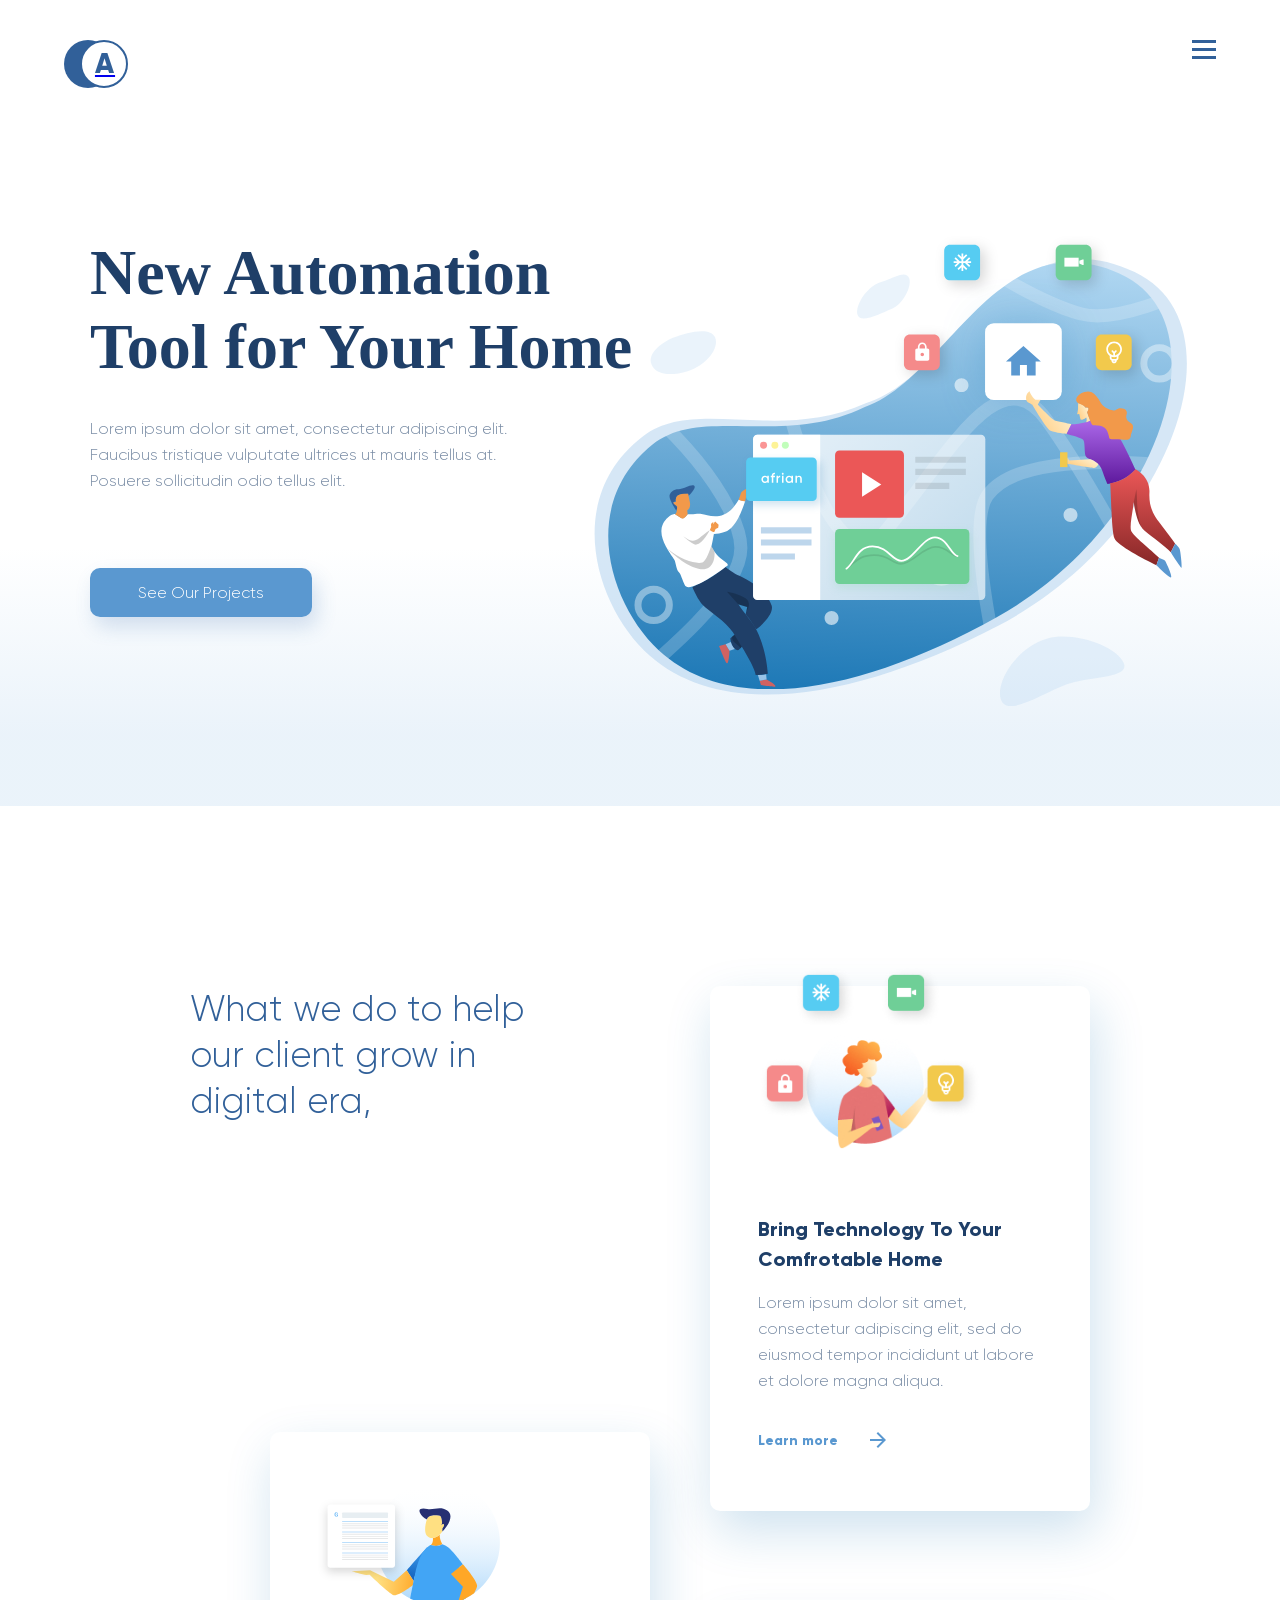
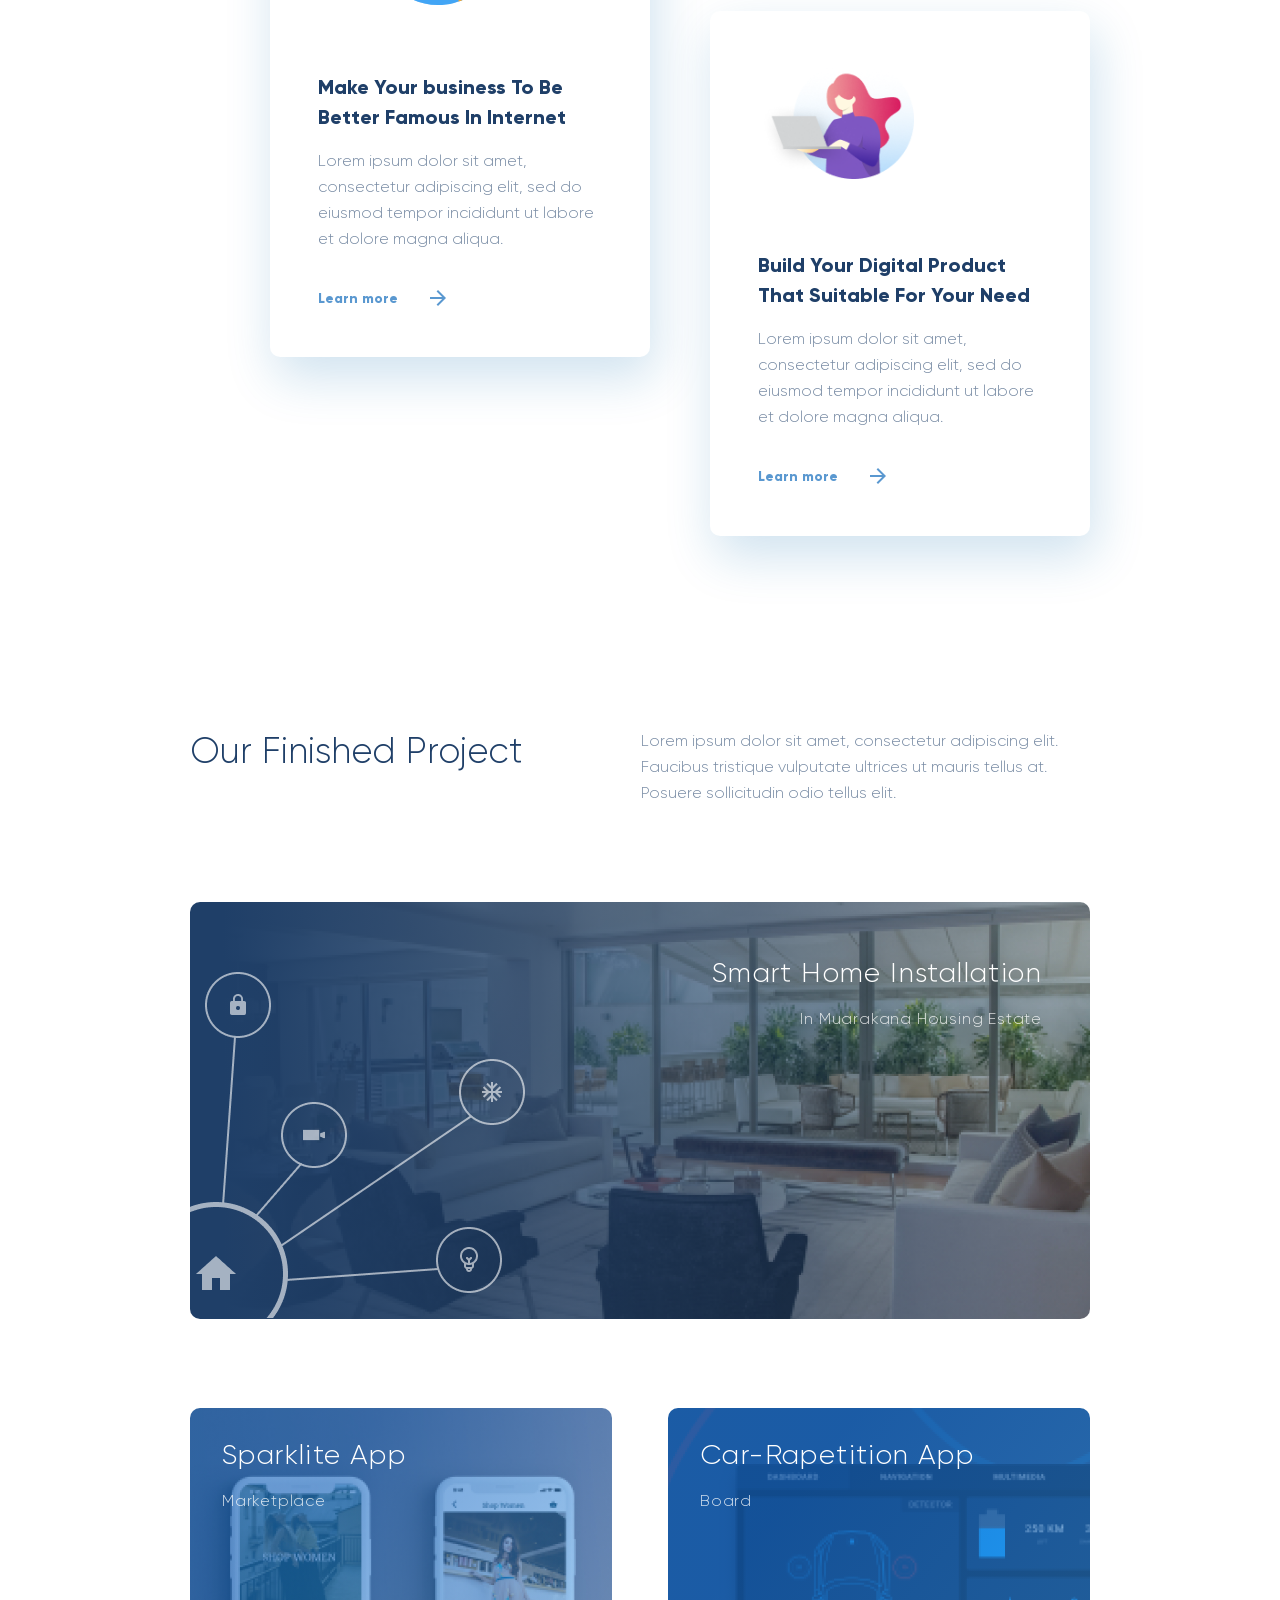
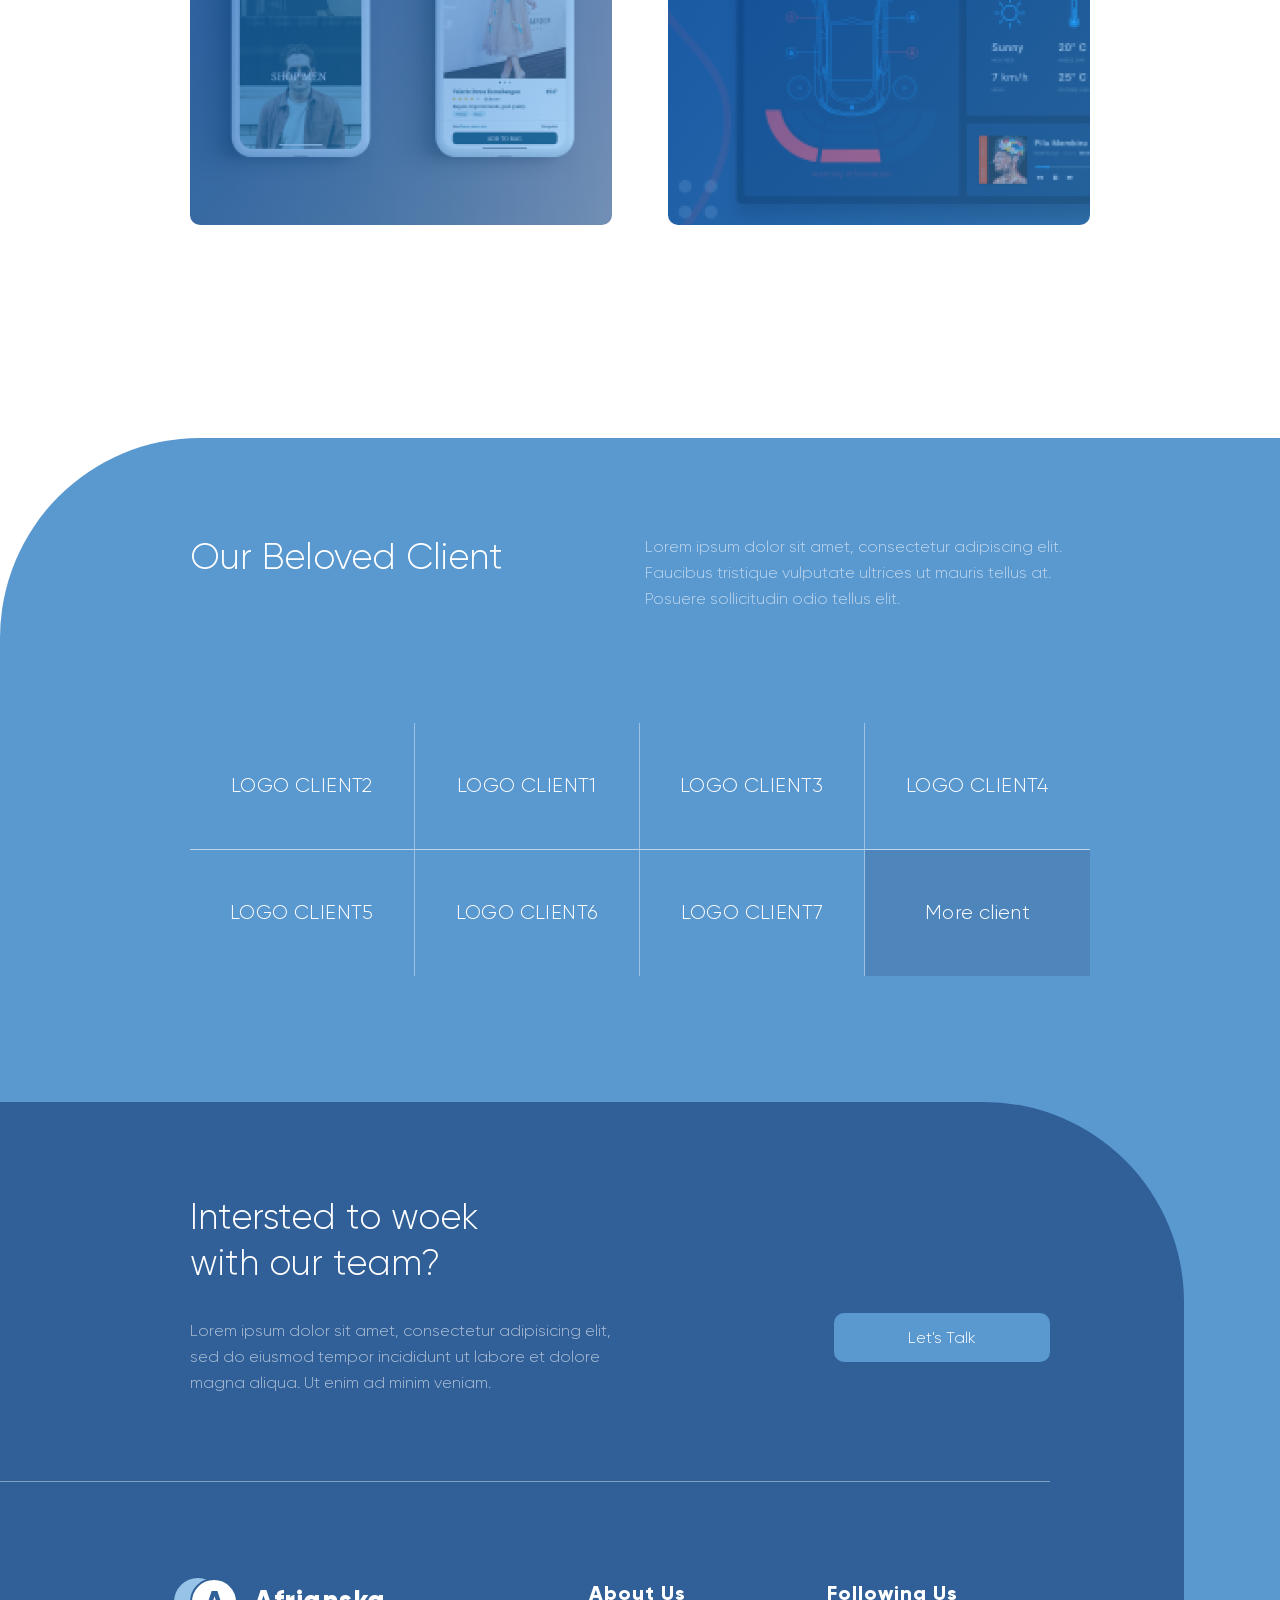
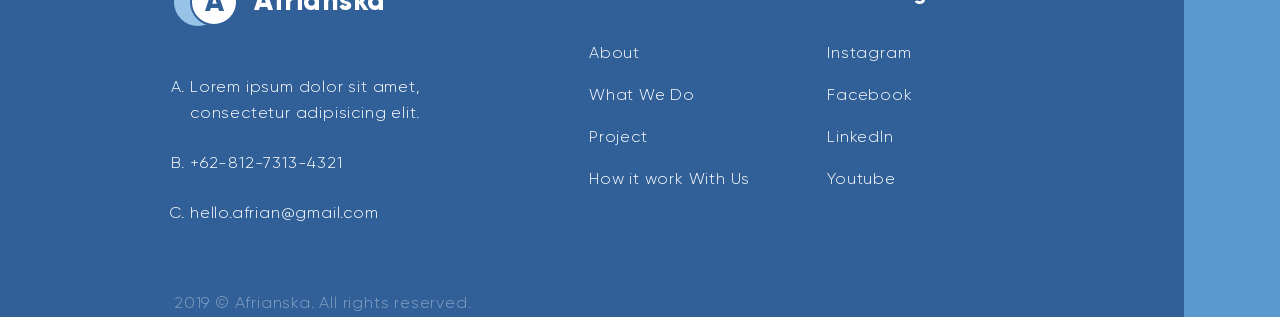
<file: index.html>
<!Doctype html>
<html lang="uz">
    <head>
        <title>Afrianska homepage</title>
        <link rel="stylesheet" href="./css/style.css">
    </head>
    <body>
        <section class="homepage--headr">
            <div class="headr-top">
                <a href="#">
                    <div class="headr-top__logo">
                        <div class="circle"></div>
                        <div class="circle"><span>A</span></div>
                    </div>
                </a>
                <div class="headr-top__right">
                    <div class="line"></div>
                    <div class="line"></div>
                    <div class="line"></div>
                </div>
            </div>
            <div class="container">
                <div class="homepage__headr__body">
            
                    <div class="homepage__headr__body__text">
                        <h1 class="galein">New Automation Tool for Your Home</h1>
                        <p class="homepage__text">Lorem ipsum dolor sit amet, consectetur adipiscing elit. Faucibus tristique vulputate ultrices ut mauris tellus at. Posuere sollicitudin odio tellus elit.</p>
                        <a href="./index2.html" class="btn">See Our Projects</a>
                    </div> 
            </div>       
              </div>            
        </section>
        <section class="homepage-section1 container container--1">           

                <div class="homepage__section1__left">
                <h2 class="homepage__heading">What we do to help our client grow in
                    digital era,</h2>
                    <div class="card card--business">
                        <h3 class="card__title">Make Your business To Be
                            Better Famous In Internet</h3>
                        <p class="card__text">Lorem ipsum dolor sit amet, consectetur adipiscing elit, sed do eiusmod tempor incididunt ut labore et dolore magna aliqua. </p>
                        <a href="#" class="link">Learn more</a>
                    </div>
            </div>
            <div class="homepage__section1__right">
                <div class="card card--technology">
                    <h3 class="card__title card__technology__title">Bring Technology To Your 
                        Comfrotable Home</h3>
                    <p class="card__text">Lorem ipsum dolor sit amet, consectetur adipiscing elit, sed do eiusmod tempor incididunt ut labore et dolore magna aliqua. </p>
                    <a href="#" class="link">Learn more</a>
                </div>
                <div class="card card--digital">
                    <h3 class="card__title">Build Your Digital Product
                        That Suitable For Your Need</h3>
                    <p class="card__text">Lorem ipsum dolor sit amet, consectetur adipiscing elit, sed do eiusmod tempor incididunt ut labore et dolore magna aliqua. </p>
                    <a href="#" class="link">Learn more</a>
                </div>
            </div>
           
            
        </section>
        <section class="homepage--projects container container--1">
            <div class="homepage__projects__top">
                <h2 class="homepage__heading homepage--heading--projects">Our Finished
                Project</h2>
            <p class="homepage__text homepage--text--projects">Lorem ipsum dolor sit amet, consectetur adipiscing elit. Faucibus tristique vulputate ultrices ut mauris tellus at. Posuere sollicitudin odio tellus elit.</p>
            </div>
            <div class="homepage__projects__imgs">
                <div class="homepage__projects__img homepage--projects--room">
                    <div class="projects__heading projects--room">
                        <h3 class="img__title img--title--room">Smart Home Installation</h3>
                        <p class="img__text img--text--room">In Muarakana Housing Estate</p>
                    </div>
                </div>
                <div class="homepage__projects__img homepage--projects--phone">
                    <div class="projects__heading projects--phone">
                        <h3 class="img__title img--title--phone">Sparklite App</h3>
                        <p class="img__text img--text--phone">Marketplace</p>
                    </div>
                </div>
                <div class="homepage__projects__img homepage--projects--car">
                    <div class="projects__heading projects--car">
                        <h3 class="img__title img--title--car">Car-Rapetition App</h3>
                        <p class="img__text img--text--car">Board</p>
                    </div>
                </div>
            </div>         

        </section>
        <section class="homepage--bloved">
            <div class="container container--1">
                <div class="homepage__bloved__content">
                    <h2 class="homepage__heading homepage__heading--bloved">Our Beloved Client</h2>
                    <p class="homepage__text homepage__text--bloved">Lorem ipsum dolor sit amet, consectetur adipiscing elit. Faucibus tristique vulputate ultrices ut mauris tellus at. Posuere sollicitudin odio tellus elit.</p>
                </div>
                <ol class="ol-list">
                    <li class="ol-list__item bb__1px"><a href="#" class="ol-list__link">LOGO CLIENT2</a></li>
                    <li class="ol-list__item bb__1px"><a href="#" class="ol-list__link">LOGO CLIENT1</a></li>
                    <li class="ol-list__item bb__1px"><a href="#" class="ol-list__link">LOGO CLIENT3</a></li>
                    <li class="ol-list__item bb__1px"><a href="#" class="ol-list__link">LOGO CLIENT4</a></li>
                    <li class="ol-list__item "><a href="#" class="ol-list__link">LOGO CLIENT5</a></li>
                    <li class="ol-list__item"><a href="#" class="ol-list__link">LOGO CLIENT6</a></li>
                    <li class="ol-list__item"><a href="#" class="ol-list__link">LOGO CLIENT7</a></li>
                    <li class="ol-list__item ol-list__item--blue"><a href="#" class="ol-list__link">More client</a></li>
                </ol>               
            </div>
            <footer class="footer">
                <div class="container container--1">
                    <div class="footer-top">
                        <div class="footer-top__left">
                            <h2 class="homepage__heading homepage__heading--footer">Intersted to woek with our team?</h2>
                            <p class="homepage__text homepage__text--footer">Lorem ipsum dolor sit amet, consectetur adipisicing elit, sed do eiusmod tempor incididunt ut labore et dolore magna aliqua. Ut enim ad minim veniam.</p>
                        </div>
                        <div class="footer-top__right">
                            <a href="#" class="btn btn--talk">Let's Talk</a>
                        </div>

                     </div>

                     <div class="footer-bottom">
                         <div class="footer-bottom__left">
                             <div class="footer-bottom__logo">
                                <div class="headr-top__logo">
                                   <div class="circle circle--1"></div>
                                <div class="circle circle--2"><span>A</span></div>  
                                </div>                                
                                <h3 class="afrianska">Afrianska</h3>
                             </div>
                             <ol class="footer-list" type="A" >
                                 <li class="footer-list__item" >
                                     <p class="footer-list__text">Lorem ipsum dolor sit amet, consectetur adipisicing elit.</p>
                                 </li>
                                 <li class="footer-list__item" >
                                     <p class="footer-list__text">+62-812-7313-4321</p>
                                 </li>
                                 <li class="footer-list__item" >
                                     <p class="footer-list__text">hello.afrian@gmail.com</p>
                                 </li>
                             </ol>
                            <p class="server">2019 © Afrianska. All rights reserved.</p>
                            
                         </div>
                         <div class="footer-bottom__midle">
                             <ul class="footer-ul">
                                 <h3 class="footer-ul__heading">About Us</h3>
                                 <li class="footer-ul__item"><a href="#" class="footer-ul__link">About</a></li>
                                 <li class="footer-ul__item"><a href="#" class="footer-ul__link">What We Do </a></li>
                                 <li class="footer-ul__item"><a href="#" class="footer-ul__link">Project</a></li>
                                 <li class="footer-ul__item"><a href="#" class="footer-ul__link">How it work With Us</a></li>
                             </ul>
                         </div>
                         <div class="footer-bottom__bottom">
                            <ul class="footer-ul">
                                <h3 class="footer-ul__heading">Following Us</h3>
                                <li class="footer-ul__item"><a href="#" class="footer-ul__link">Instagram</a></li>
                                <li class="footer-ul__item"><a href="#" class="footer-ul__link">Facebook</a></li>
                                <li class="footer-ul__item"><a href="#" class="footer-ul__link">Linkedln</a></li>
                                <li class="footer-ul__item"><a href="#" class="footer-ul__link">Youtube</a></li>
                            </ul>
                         </div>
                     </div>
                </div>
                
                
            </footer>
            
           
        </section>
        
    </body>
</html>
</file>
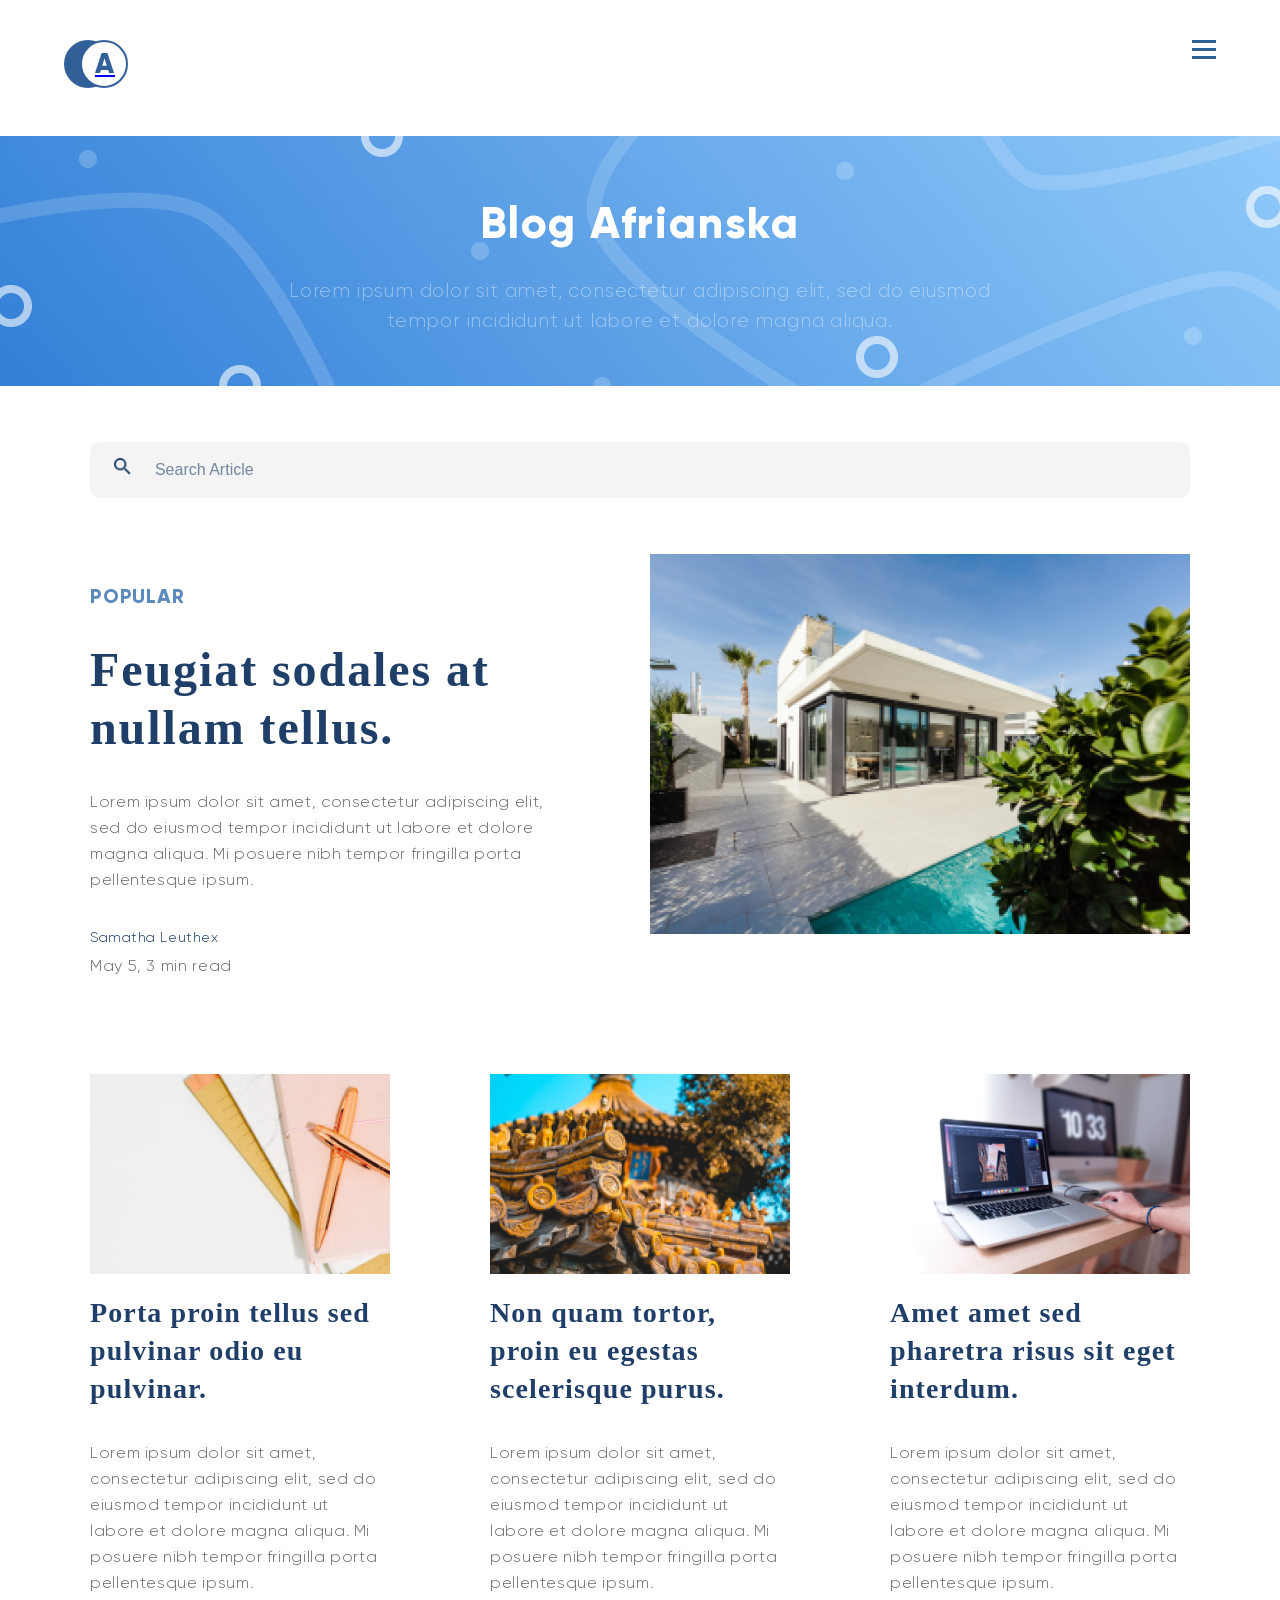
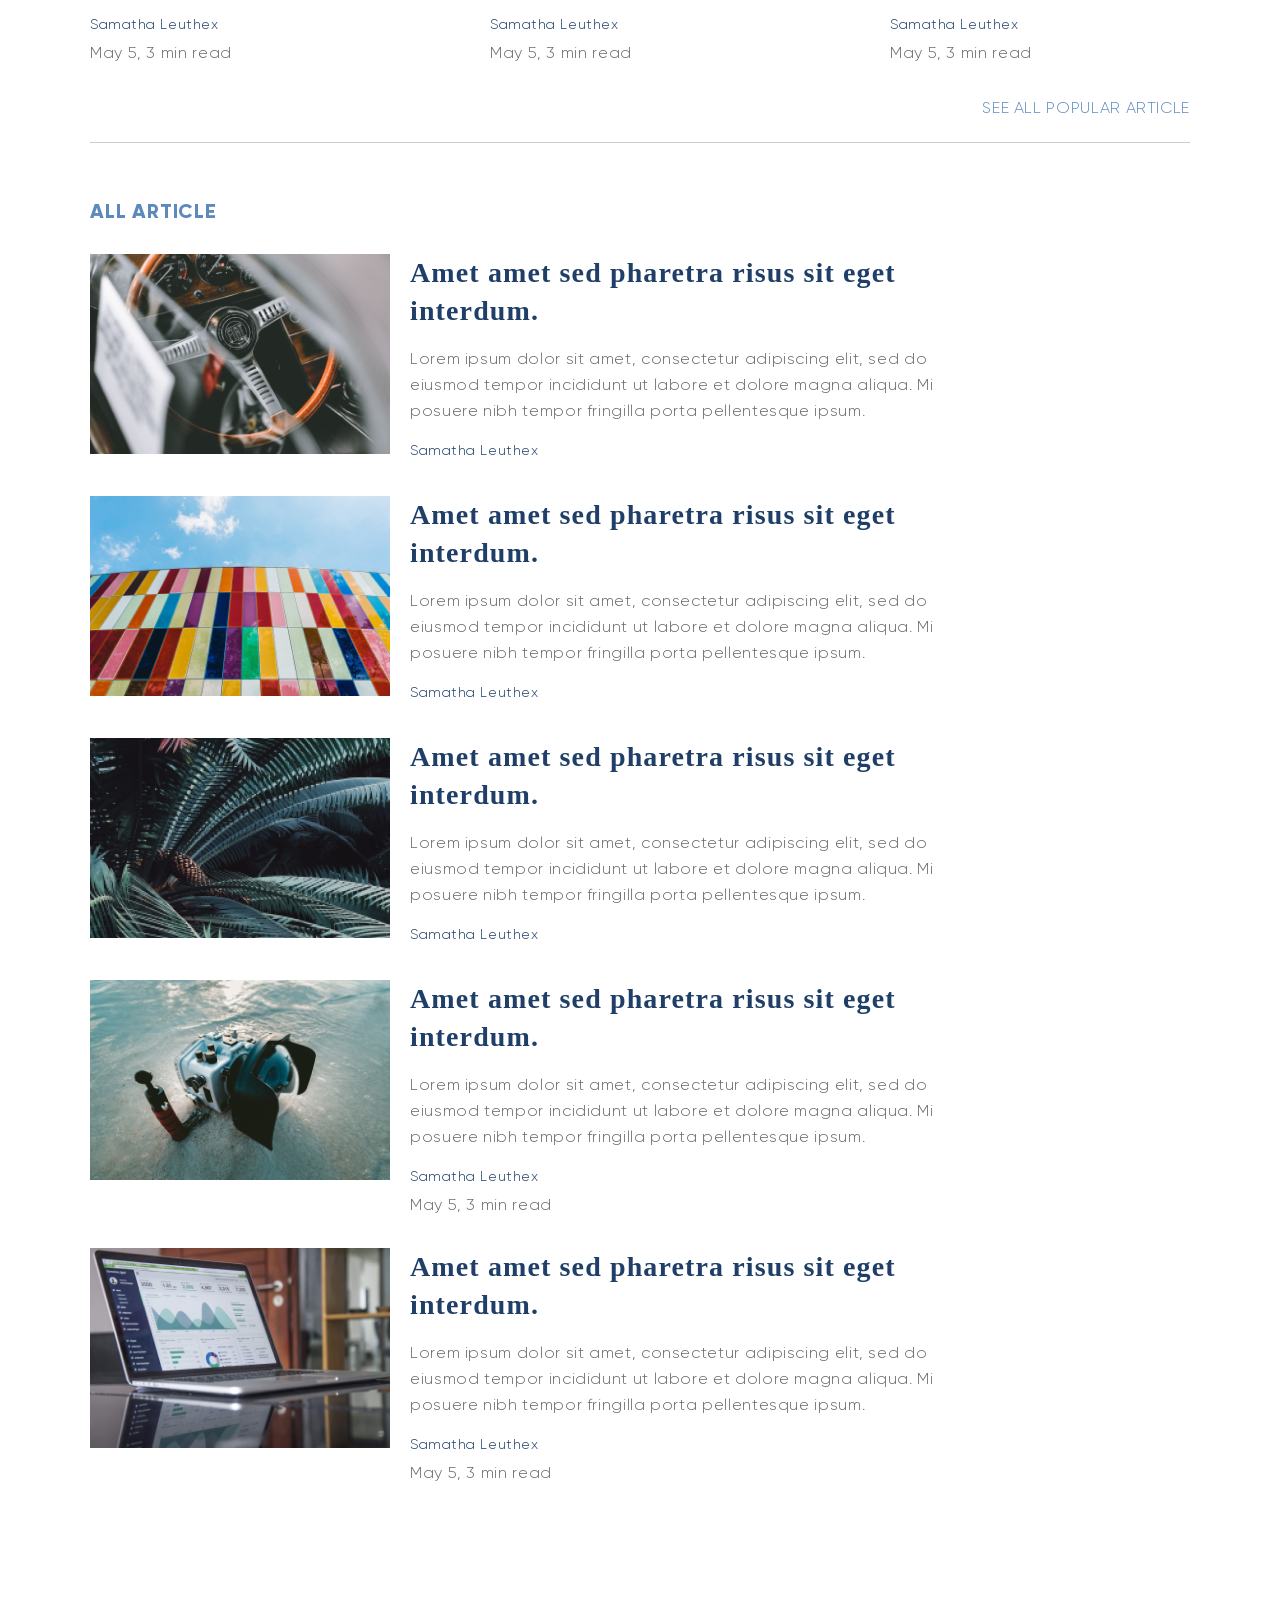
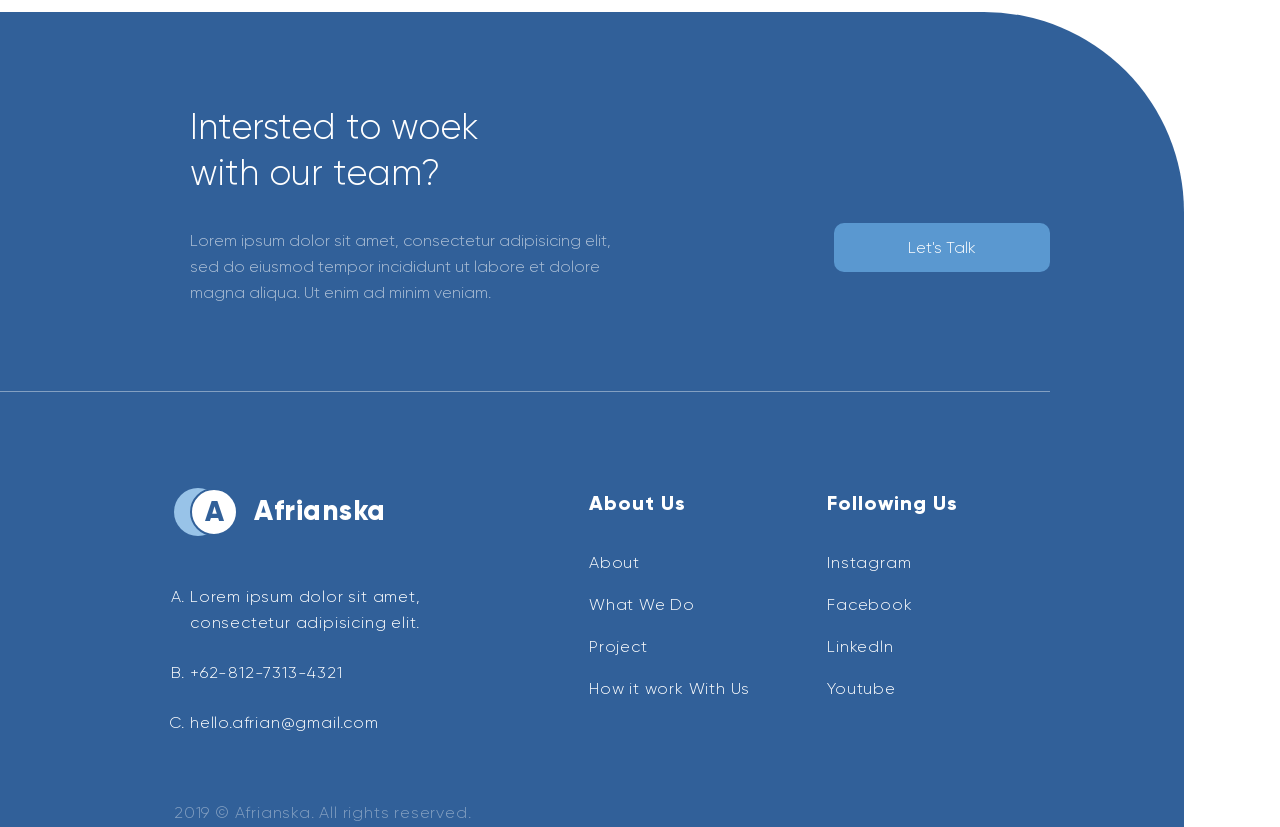
<file: index2.html>
<!DOCTYPE html>
<html lang="en">
<head>
    <meta charset="UTF-8">
    <meta http-equiv="X-UA-Compatible" content="IE=edge">
    <meta name="viewport" content="width=device-width, initial-scale=1.0">
    <title>Document</title>
    <link rel="stylesheet" href="./css/style.css">
</head>
<body>
    <section class="headr ">
         <div class="headr-top"> 
        <a href="#"> 
            <div class="headr-top__logo">
            
                <div class="circle"></div>
                <div class="circle"><span>A</span></div>
            </div>
        </a>
        <div class="headr-top__right">
            <div class="line"></div>
            <div class="line"></div>
            <div class="line"></div>
        </div>
    </div>
    <div class="headr-blog">
        <h2 class="blog__heading">Blog Afrianska</h2>
        <p class="blog__text">Lorem ipsum dolor sit amet, consectetur adipiscing elit, sed do eiusmod tempor incididunt ut labore et dolore magna aliqua. </p>
    </div>
    <form class="search container">
        <label for="search__id" class="search__label">
             <input  class="input__search" type="search" name="" id="search__id" placeholder="Search Article">
        </label>       
    </form>
    </section>
    <section class="popular container">
        <div class="popular-top">
            
            <div class="blogpage-card blogpage-card--top">
                <h3 class="title-heading">POPULAR</h3>  
                <h2 class=" blogpage-card__heading">Feugiat sodales at nullam tellus.</h2>  
                <p class="blogpage-card__text">Lorem ipsum dolor sit amet, consectetur adipiscing elit, sed do eiusmod tempor incididunt ut labore et dolore magna aliqua. Mi posuere nibh tempor fringilla porta pellentesque ipsum.</p> 
                <div class="icons">
                     <p class="blogpage-card__text blogpage-card__text--blue">Samatha Leuthex</p>
                     <p class="blogpage-card__text blogpage-card__text--grey">May 5, 3 min read</p>
                </div>
               
                
            </div>
                      <div class="blogpage-card__topimg"></div>
             
        </div>
        <div class="popular-bottom">

            <div class="blogpage-card blogpage-card--bottom1">
                <h2 class=" blogpage-card__heading blogpage-card__heading--litle">Porta proin tellus sed pulvinar odio eu pulvinar.</h2>  
                <p class="blogpage-card__text blogpage-card__text--litle">Lorem ipsum dolor sit amet, consectetur adipiscing elit, sed do eiusmod tempor incididunt ut labore et dolore magna aliqua. Mi posuere nibh tempor fringilla porta pellentesque ipsum.</p> 
                <p class="blogpage-card__text blogpage-card__text--blue">Samatha Leuthex</p>
                <p class="blogpage-card__text blogpage-card__text--grey">May 5, 3 min read</p>
            </div>
                <div class="blogpage-card blogpage-card--bottom2"> 
                    <h2 class=" blogpage-card__heading blogpage-card__heading--litle">Non quam tortor, proin eu egestas scelerisque purus.</h2>  
                    <p class="blogpage-card__text blogpage-card__text--litle">Lorem ipsum dolor sit amet, consectetur adipiscing elit, sed do eiusmod tempor incididunt ut labore et dolore magna aliqua. Mi posuere nibh tempor fringilla porta pellentesque ipsum.</p> 
                    <p class="blogpage-card__text blogpage-card__text--blue">Samatha Leuthex</p>
                    <p class="blogpage-card__text blogpage-card__text--grey">May 5, 3 min read</p>
    
                </div>
            <div class="blogpage-card blogpage-card--bottom3">  
                <h2 class=" blogpage-card__heading blogpage-card__heading--litle">Amet amet sed pharetra risus sit eget interdum.</h2>  
                <p class="blogpage-card__text blogpage-card__text--litle">Lorem ipsum dolor sit amet, consectetur adipiscing elit, sed do eiusmod tempor incididunt ut labore et dolore magna aliqua. Mi posuere nibh tempor fringilla porta pellentesque ipsum.</p> 
                <p class="blogpage-card__text blogpage-card__text--blue">Samatha Leuthex</p>
                <p class="blogpage-card__text blogpage-card__text--grey">May 5, 3 min read</p>

            </div>
            
            
        </div>
        <div class="popular-line">
                <a href="#" class="see-all">SEE ALL POPULAR ARTICLE</a>
            </div>
    </section>
   <section class="article container">
        <div class="article-top">
            <h3 class="title-heading">ALL ARTICLE</h3>
        </div>
        <div class="article-midle">
            <div class="blogpage-card blogpage-card--article1">  
                <div class="blogpage-card-content">
                     <h2 class=" blogpage-card__heading blogpage-card__heading--article">Amet amet sed pharetra risus sit eget interdum.</h2>  
                <p class="blogpage-card__text blogpage-card__text--article">Lorem ipsum dolor sit amet, consectetur adipiscing elit, sed do eiusmod tempor incididunt ut labore et dolore magna aliqua. Mi posuere nibh tempor fringilla porta pellentesque ipsum.</p> 
                <p class="blogpage-card__text blogpage-card__text--blue">Samatha Leuthex</p>
                </div>
               

            </div>
            <div class="blogpage-card blogpage-card--article2">  
                <div class="blogpage-card-content">
                    <h2 class=" blogpage-card__heading blogpage-card__heading--article">Amet amet sed pharetra risus sit eget interdum.</h2>  
               <p class="blogpage-card__text blogpage-card__text--article">Lorem ipsum dolor sit amet, consectetur adipiscing elit, sed do eiusmod tempor incididunt ut labore et dolore magna aliqua. Mi posuere nibh tempor fringilla porta pellentesque ipsum.</p> 
               <p class="blogpage-card__text blogpage-card__text--blue">Samatha Leuthex</p>
               </div>

            </div>
            <div class="blogpage-card blogpage-card--article3">  
                <div class="blogpage-card-content">
                    <h2 class=" blogpage-card__heading blogpage-card__heading--article">Amet amet sed pharetra risus sit eget interdum.</h2>  
               <p class="blogpage-card__text blogpage-card__text--article">Lorem ipsum dolor sit amet, consectetur adipiscing elit, sed do eiusmod tempor incididunt ut labore et dolore magna aliqua. Mi posuere nibh tempor fringilla porta pellentesque ipsum.</p> 
               <p class="blogpage-card__text blogpage-card__text--blue">Samatha Leuthex</p>
               </div>

            </div>
            <div class="blogpage-card blogpage-card--article4">  
                <div class="blogpage-card-content">
                    <h2 class=" blogpage-card__heading blogpage-card__heading--article">Amet amet sed pharetra risus sit eget interdum.</h2>  
               <p class="blogpage-card__text blogpage-card__text--article">Lorem ipsum dolor sit amet, consectetur adipiscing elit, sed do eiusmod tempor incididunt ut labore et dolore magna aliqua. Mi posuere nibh tempor fringilla porta pellentesque ipsum.</p> 
               <p class="blogpage-card__text blogpage-card__text--blue">Samatha Leuthex</p>
               <p class="blogpage-card__text blogpage-card__text--grey">May 5, 3 min read</p>
               </div>

            </div>
            <div class="blogpage-card blogpage-card--article5">  
                <div class="blogpage-card-content">
                    <h2 class=" blogpage-card__heading blogpage-card__heading--article">Amet amet sed pharetra risus sit eget interdum.</h2>  
               <p class="blogpage-card__text blogpage-card__text--article">Lorem ipsum dolor sit amet, consectetur adipiscing elit, sed do eiusmod tempor incididunt ut labore et dolore magna aliqua. Mi posuere nibh tempor fringilla porta pellentesque ipsum.</p> 
               <p class="blogpage-card__text blogpage-card__text--blue">Samatha Leuthex</p>
               <p class="blogpage-card__text blogpage-card__text--grey">May 5, 3 min read</p>
               </div>

            </div>
            
        </div>
        <div class="article-bottom"></div>
   </section>
   <footer class="footer">
    <div class="container container--1">
        <div class="footer-top">
            <div class="footer-top__left">
                <h2 class="homepage__heading homepage__heading--footer">Intersted to woek with our team?</h2>
                <p class="homepage__text homepage__text--footer">Lorem ipsum dolor sit amet, consectetur adipisicing elit, sed do eiusmod tempor incididunt ut labore et dolore magna aliqua. Ut enim ad minim veniam.</p>
            </div>
            <div class="footer-top__right">
                <a href="#" class="btn btn--talk">Let's Talk</a>
            </div>

         </div>

         <div class="footer-bottom">
             <div class="footer-bottom__left">
                 <div class="footer-bottom__logo">
                    <div class="headr-top__logo">
                       <div class="circle circle--1"></div>
                    <div class="circle circle--2"><span>A</span></div>  
                    </div>                                
                    <h3 class="afrianska">Afrianska</h3>
                 </div>
                 <ol class="footer-list" type="A" >
                     <li class="footer-list__item" >
                         <p class="footer-list__text">Lorem ipsum dolor sit amet, consectetur adipisicing elit.</p>
                     </li>
                     <li class="footer-list__item" >
                         <p class="footer-list__text">+62-812-7313-4321</p>
                     </li>
                     <li class="footer-list__item" >
                         <p class="footer-list__text">hello.afrian@gmail.com</p>
                     </li>
                 </ol>
                <p class="server">2019 © Afrianska. All rights reserved.</p>
                
             </div>
             <div class="footer-bottom__midle">
                 <ul class="footer-ul">
                     <h3 class="footer-ul__heading">About Us</h3>
                     <li class="footer-ul__item"><a href="#" class="footer-ul__link">About</a></li>
                     <li class="footer-ul__item"><a href="#" class="footer-ul__link">What We Do </a></li>
                     <li class="footer-ul__item"><a href="#" class="footer-ul__link">Project</a></li>
                     <li class="footer-ul__item"><a href="#" class="footer-ul__link">How it work With Us</a></li>
                 </ul>
             </div>
             <div class="footer-bottom__bottom">
                <ul class="footer-ul">
                    <h3 class="footer-ul__heading">Following Us</h3>
                    <li class="footer-ul__item"><a href="#" class="footer-ul__link">Instagram</a></li>
                    <li class="footer-ul__item"><a href="#" class="footer-ul__link">Facebook</a></li>
                    <li class="footer-ul__item"><a href="#" class="footer-ul__link">Linkedln</a></li>
                    <li class="footer-ul__item"><a href="#" class="footer-ul__link">Youtube</a></li>
                </ul>
             </div>
         </div>
    </div>
    
    
</footer>
    
</body>
</html>
</file>
<file: css/style.css>
@font-face {
    font-family: 'Gilroy';
    src: url('../fonts/Gilroy-Light.woff2') format('woff2'),
        url('../fonts/Gilroy-Light.woff') format('woff');
    font-weight: 300;
    font-style: normal;
    font-display: swap;
}

@font-face {
    font-family: 'Gilroy';
    src: url('../fonts/Gilroy-ExtraBold.woff2') format('woff2'),
        url('../fonts/Gilroy-ExtraBold.woff') format('woff');
    font-weight: 800;
    font-style: normal;
    font-display: swap;
}

*,
*::after,
*::before {
    margin: 0;
    padding: 0;
    box-sizing: border-box;
}

body{
    font-family: 'Gilroy';
}
.container{
    max-width: 1140px;
    margin-left: auto;
    margin-right: auto;
    padding: 0 20px;
}
.container--1{
    max-width: 940px;
}
.homepage--headr{
    background: linear-gradient(0deg, rgba(152, 195, 232,0.2) 8.84%, rgba(152, 195, 232,0) 32.12%);
    background-position: bottom;
    padding-bottom: 100px;

}
.headr-top{
    width: 90%;
    padding-top: 40px;
    margin-left: auto;
    margin-right: auto;
    display: flex;
    justify-content: space-between;
}

.circle:not(:nth-child(2)){
    background-color: #316099;
    width: 48px;
    height: 48px;
    border-radius: 50%;
  
}
.circle:nth-child(2){   
  display: flex;  
  align-items: center;
  justify-content: center;
    border: 2px solid #316099;
    box-sizing: border-box;
    border-radius: 50%;
    width: 48px;
    height: 48px;
    padding:0px 8px 1px 10px;
  
    background-color: #fff;
    transform: translate(16px,-48px);
}
.circle span{
     font-size: 28px;
    line-height: 28px;
    letter-spacing: 0.04em;
    font-weight: 550;    
    color: #316099;
}
.headr-top__right{
cursor: pointer;
}
.line{
    width: 24px;
    height: 3px;
    background-color: #316099;
    margin-bottom: 5px;
}
.galein{
    font-family: 'Galien';
font-size: 64px;
font-weight: 600;
color: #1F3F68;
width: 544px;
margin-top: 100px;
}
.homepage__text{
    font-size: 16px;
line-height: 26px;
color: #1F3F68;
opacity: 0.6;
width: 425px;
margin-top: 32px;
margin-bottom: 86px;
}
.btn{
 font-size: 16px;
    line-height: 26px;
    color: #fff;
    text-decoration: none;
    background: #5A98D0;
    box-shadow: 5px 10px 20px rgba(53, 110, 173, 0.2);
    border-radius: 10px;
    padding: 15px 48px;
    box-sizing: border-box;
}


.homepage__headr__body{
background-image: url(../img/illustration.svg);
background-size: 600px;
background-repeat: no-repeat;
background-position: 500px 0;
padding-bottom: 100px;
}
/*homepage-section1*/
.homepage-section1{
    margin-top: 180px;
    display: flex;
    justify-content: space-between;

}

.homepage__heading{
    width: 358px;
    font-size: 36px;
    font-weight: 300;
line-height: 46px;
color: #316099;
}
.card{
width: 380px;
height: 525px;
padding: 48px;
box-shadow: 5px 20px 50px 0px rgba(16, 112, 177, 0.2);
background-color: #fff;
border-radius: 10px;
}
.card__title{
    font-size: 20px;
    line-height: 30px;
    color: #1F3F68;
    margin-top: 56px;
    font-weight: 800;
}
.card__text{
    font-size: 16px;
    line-height: 26px;
    color: #1F3F68;
    opacity: 0.6;
    margin-top: 16px;
    margin-bottom: 32px;
}
.link{
    text-decoration: none;
    font-size: 14px;
    line-height: 30px;
    color: #5A98D0;
    font-weight: 800;
}
.link::after{
    content: '';
    background-image: url(../img/learnmore-strelka.svg);
    display: inline-block;
    width: 24px;
    height: 24px;
    background-size: contain;
    vertical-align:-7px;
    margin-left: 28px;
}
.card--business::before{
    content: '';
    background-image: url(../img/card--business.svg);
    display: inline-block;
    width: 182px;
    height: 132px;
    background-size: contain;
    background-repeat: no-repeat;    

}
.card--business{
    margin-left: 80px;
    margin-top: 308px;
}
.card--technology{
    position: relative;
}
.card--technology::before{
    content: '';
    background-image: url(../img/card--technology.png);
    display: inline-block;
    width: 224px;
    height: 197px;
    background-size: contain;
    background-repeat: no-repeat; 
    position: absolute;
    top: -20px;
}
.card__technology__title{
margin-top: 180px;
}
.card--digital::before{
    content: '';
    background-image: url(../img/card--digital.png);
    display: inline-block;
    width: 156px;
    height: 131px;
    background-size: contain;  
    background-repeat: no-repeat; 
}
.card--digital{
    margin-top: 100px;
}
/*homepage--projetcs*/
.homepage--heading--projects{
    color: #1F3F68;
}
.homepage--text--projects{
    margin: 0 0 0 93px;
}
.homepage--projects{
   min-height: 1118px;
margin-top: 192px;

}
.homepage__projects__top{
    display: flex;
}
.homepage__projects__imgs{
    display: flex;
    flex-wrap: wrap;
    margin-top: 96px;
    justify-content: space-between;
}
.homepage__projects__img{
    border-radius: 10px;
    min-height: 417px;
    padding: 24px 32px;
}
.homepage--projects--room{
background-image: url(../img/room--.png), linear-gradient(89.99deg, #1F3F68 3.62%, rgba(31, 63, 104, 0.37) 97.78%),url(../img/room.png);
background-repeat: no-repeat;
flex-basis: 100%;
margin-bottom: 89px;
text-align: right;
padding: 48px;
background-position: -23px 70px,0,0;
}
.homepage--projects--phone{
    background-image: linear-gradient(308.85deg, rgba(66, 165, 245, 0.4) -1.71%, rgba(21, 101, 192, 0.6) 74.54%),url(../img/phone.png);
    background-repeat: no-repeat;
    background-position: left bottom;
    flex-basis: 422px;
    
}
.homepage--projects--car{
    background-image: linear-gradient(308.85deg, rgba(66, 165, 245, 0.4) -1.71%, rgba(21, 101, 192, 0.6) 74.54%),url(../img/car.png);
    background-repeat: no-repeat;
    background-position: right bottom;
    flex-basis: 422px;
}


.img__title{
    font-weight: 300;
    font-size: 28px;
line-height: 46px;
letter-spacing: 0.05em;
color: #FFFFFF;
}
.img__text{
    font-size: 16px;
line-height: 46px;
letter-spacing: 0.05em;
color: #FFFFFF;
opacity: 0.8;
}

/*homepage--bloved*/
.homepage--bloved{
    margin-top: 192px;
    background: #5A98D0;
border-radius: 200px 0px 0px 0px
}
.homepage__bloved__content{
    display: flex;
    padding-top: 96px;
}
.homepage__heading--bloved{
color: #fff;
}

.homepage__text--bloved{
    color: #fff;
    opacity: 0.6;
margin: 0 0 0 97px;
}
.ol-list{
    margin-top: 111px;
  list-style-type: none;
  display: flex;
  flex-wrap: wrap;
}
.ol-list__item{
    width: 225px;
    text-align: center;
   border-right:1px solid rgba(255,255,255,0.4) ;
}
.ol-list__link:link,
.ol-list__link:visited{
    font-size: 20px;
line-height: 46px;
letter-spacing: 0.02em;
    padding:40px 0px;
    text-decoration: none;
    display: inline-block;
color: #fff;

}
.bb__1px{
    border-bottom: 1px solid rgba(255,255,255,0.6);
}
.ol-list__item:nth-child(4n){
    border-right: none;
}
.ol-list__item--blue{
    background: rgba(31, 63, 104,0.2);
}
/********************************************************
*********************************************************
************** F O O T E R ******************************
*********************************************************
********************************************************/
.footer{
    background: #316099;
    border-radius: 0px 200px 0px 0px;
    margin-top: 126px;
    margin-right: 96px;
    padding-left: 96px;
    border: 1px solid transparent;
}
.footer-top{
    width: 860px;
display: flex;
align-items: center;
justify-content: space-between;
margin-top: 91px;
margin-bottom: 96px;
position: relative;
}
.homepage__heading--footer{
color: #fff;
}
.homepage__text--footer{
color: #fff;
opacity: 0.6;
}
.btn--talk{
    padding: 15px 74px;
    box-shadow: none;
}
.footer-top::after{
    content: '';
    display: block;
    width: 100%;
   height: 1px;
    background-color: rgba(255, 255, 255,0.4);
    position: absolute;
    bottom: 0;
}
.footer-top::before{
    content: '';
    display: block;
    width: 100%;
   height: 1px;
    background-color: rgba(255, 255, 255,0.4);
    position: absolute;
    bottom: 0;
    left: -100%;
}
.footer-bottom{
    display: flex;
 
}
.footer-bottom__left{
width: 299px;
}
.footer-bottom__midle{
   
    margin-left: 100px;
}
.footer-bottom__bottom{
  
    margin-left: 77px;
}
.footer-bottom__logo{
    display: flex;
    margin-left: -16px;
}
.footer-bottom__left .circle--1{
    background: #98C3E8;
   
}
.afrianska{
    display: inline;
    font-size: 28px;
    line-height: 46px;
    letter-spacing: 0.02em;    
    color: #FFFFFF;
    margin-left: 32px;
}
.footer-list__item{
    margin-bottom: 24px;
     font-size: 16px;
line-height: 26px;
letter-spacing: 0.05em;
color: #FFFFFF;
}
.server{
    margin-top: 64px;
    margin-left: -16px;
    font-size: 16px;
line-height: 26px;
letter-spacing: 0.05em;
color: #FFFFFF;
opacity: 0.4;
}
.footer-ul__heading{
    font-size: 20px;
line-height: 30px;
letter-spacing: 0.05em;
color: #FFFFFF;
margin-bottom: 32px;
}
.footer-ul{
    list-style: none;
   
}

.footer-ul__item{
margin-bottom: 16px;
}
.footer-ul__link{
    text-decoration: none;
    font-size: 16px;
    line-height: 26px;
    letter-spacing: 0.05em;
    color: #FFFFFF;
}
/********************************************************
*********************************************************
************** 2 - P A G E ******************************
*********************************************************
********************************************************/
.headr-blog{
    background-image: url(../img/blog--img.png);
    background-repeat: no-repeat;
    background-size: cover;
    width: 100%;
    height: 250px;
    text-align: center;
    padding: 50px 0;
  
}
.blog__heading{
    font-size: 44px;
line-height: 74px;
letter-spacing: 0.04em;
color: #FFFFFF;
margin-bottom: 16px;
}
.blog__text{
    width: 780px;
    margin: 0 auto;
    font-size: 20px;
line-height: 30px;
letter-spacing: 0.04em;
color: rgba(255, 255, 255, 0.4);
}
.search{
    margin: 56px auto;
}
.search__label{
    width: 100%;
    height: 56px;
    background: #F4F4F4;
    display: flex;
    padding: 16px 0;
    border-radius: 10px;
}
.search__label::before{
    content: '';
    background-image: url(../img/search-icon.png);
    display: inline-block;
    width: 18px;
    height: 18px;
    background-repeat: no-repeat;
    background-size: contain;
    margin: 0 24px;
}
.input__search{
    background-color:transparent ;
    border: none;
    outline: none;
    width: 100%;
}
.input__search::placeholder{
    font-size: 16px;
line-height: 19px;
color: #1F3F68;
opacity: 0.6;
}
.input__search::-webkit-search-cancel-button,
.input__search::-webkit-search-decoration{
    appearance: none;
}
/*********************************************************
****************** P O P U L A R *************************
*********************************************************/
.popular-top{
display: flex;
justify-content: space-between;
margin-bottom: 33px;
}
.popular-bottom{
    display: flex;
       justify-content: space-between;
}
.blogpage-card--top{
    width: 465px;
    display: inline-block;
    
}
.blogpage-card__topimg{
background-image: url(../img/popular-home.png);
background-repeat: no-repeat;
background-size: contain;
width: 540px;
height: 380px;
}
.title-heading{
    font-size: 20px;
line-height: 25px;
letter-spacing: 0.04em;
color: #356EAD;
opacity: 0.8;
}
.blogpage-card__heading{
    font-family: 'Galien';
font-size: 48px;
line-height: 58px;
letter-spacing: 0.04em;
color: #1F3F68;
margin: 32px 0;
}
.blogpage-card__text{
    margin-bottom: 32px;
    font-size: 16px;
line-height: 26px;
letter-spacing: 0.04em;
color: #000000;
opacity: 0.6;

}
.blogpage-card__text--blue{
    margin-bottom: 4px;
    font-size: 14px;
line-height: 24px;
letter-spacing: 0.04em;
color: #1F3F68;
opacity: 1;
}
.popular-top .blogpage-card__text--rey{
    font-size: 14px;
line-height: 24px;
letter-spacing: 0.04em;
color: #1F3F68;
opacity: 0.4;
margin-bottom: 0;
}
.blogpage-card{
    margin-top: 30px;
}
.blogpage-card-content{
    margin-left: 20px;
}
.blogpage-card--bottom1{
    width: 300px;
}
.blogpage-card--bottom2{
    width: 300px;
}
.blogpage-card--bottom3{
    width: 300px;
}
.blogpage-card--bottom1::before{
    content: '';
    display: inline-block;
    background-image: url(../img/bottom1.png);
    width: 300px;
    height: 200px;
    background-repeat: no-repeat;
    background-size: contain;
}
.blogpage-card__heading--litle{
    font-size: 28px;
    line-height: 38px;
    margin-top: 16px;
    width: 300px;
}
.blogpage-card__text--litle{
    margin: 16px 0;
    width: 297px;
}
.blogpage-card--bottom2::before{
    content: '';
    display: inline-block;
    background-image: url(../img/bottom2.png);
    width: 300px;
    height: 200px;
    background-repeat: no-repeat;
    background-size: contain;
}
.blogpage-card--bottom3::before{
    content: '';
    display: inline-block;
    background-image: url(../img/bottom3.png);
    width: 300px;
    height: 200px;
    background-repeat: no-repeat;
    background-size: contain;
}
.see-all{
    text-decoration: none;
font-size: 16px;
line-height: 20px;
text-align: right;
letter-spacing: 0.04em;
color: #356EAD;
opacity: 0.8;
margin-top: 54px;
}
.popular-line{
    text-align: right;
    padding-bottom: 24px;
    margin-bottom: 56px;
    border-bottom: 1px solid rgba(0, 0, 0, 0.2);
}

.blogpage-card__heading--article{
    font-size: 28px;
    line-height: 38px;
    letter-spacing: 0.04em;    
    color: #1F3F68;
    width: 540px;
    margin-top: 0;
    margin-bottom: 0;
}

.blogpage-card__text--article{
margin: 16px 0px 14px 0px;
width: 540px;
}

.article-midle .blogpage-card__text--grey{
    margin-bottom: 0;
}
.blogpage-card--article1{
display: flex;
}
.blogpage-card--article2{
    display: flex;
}
.blogpage-card--article3{
    display: flex;
}
.blogpage-card--article4{
    display: flex;
}
.blogpage-card--article5{
    display: flex;
    }
.blogpage-card--article1::before{
content: '';
display: inline-block;
background-image: url(../img/article1.png);
width: 300px;
height: 200px;
background-repeat: no-repeat;
background-size: contain;
}
.blogpage-card--article2::before{
    content: '';
    display: inline-block;
    background-image: url(../img/article2.png);
    width: 300px;
    height: 200px;
    background-repeat: no-repeat;
    background-size: contain;
}
.blogpage-card--article3::before{
        content: '';
        display: inline-block;
        background-image: url(../img/article3.png);
        width: 300px;
        height: 200px;
        background-repeat: no-repeat;
        background-size: contain;
}
.blogpage-card--article4::before{
    content: '';
    display: inline-block;
    background-image: url(../img/article4.png);
    width: 300px;
    height: 200px;
    background-repeat: no-repeat;
    background-size: contain;
}
.blogpage-card--article5::before{
    content: '';
    display: inline-block;
    background-image: url(../img/article5.png);
    width: 300px;
    height: 200px;
    background-repeat: no-repeat;
    background-size: contain;
}
</file>
